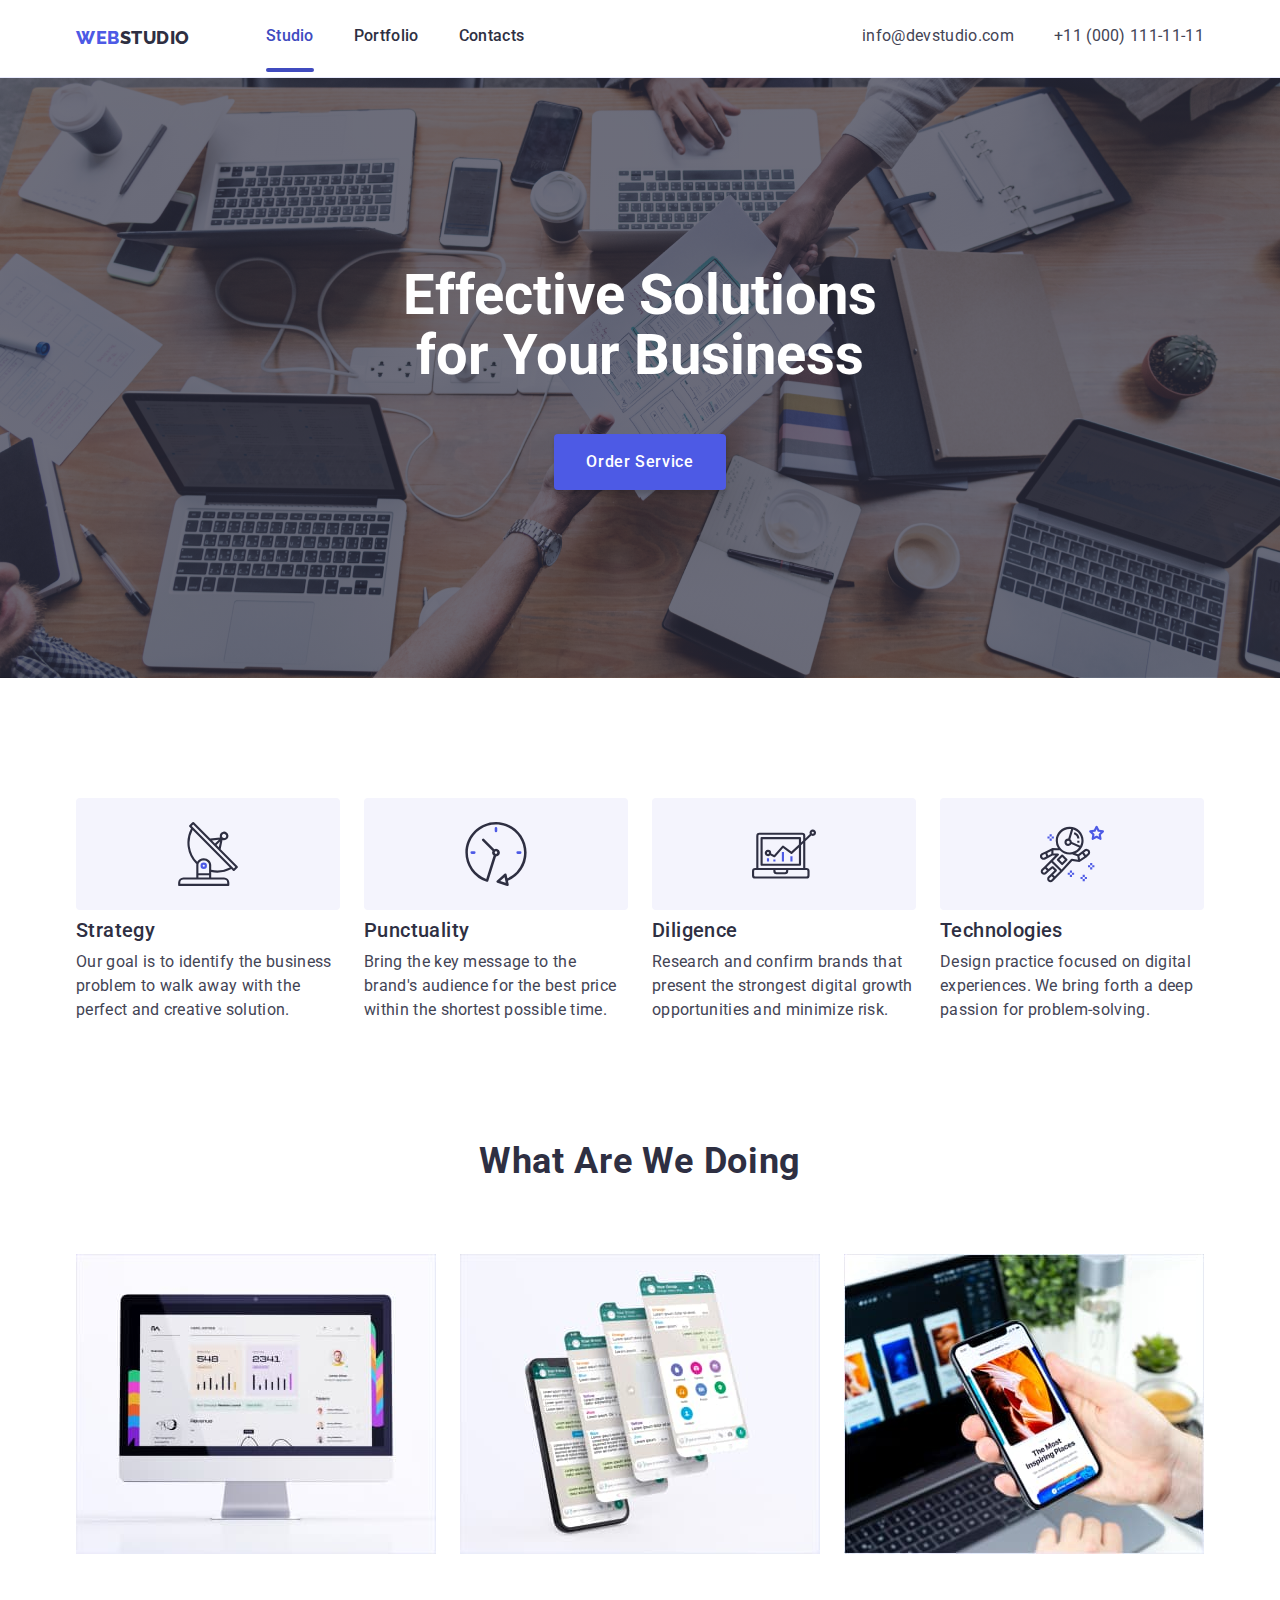
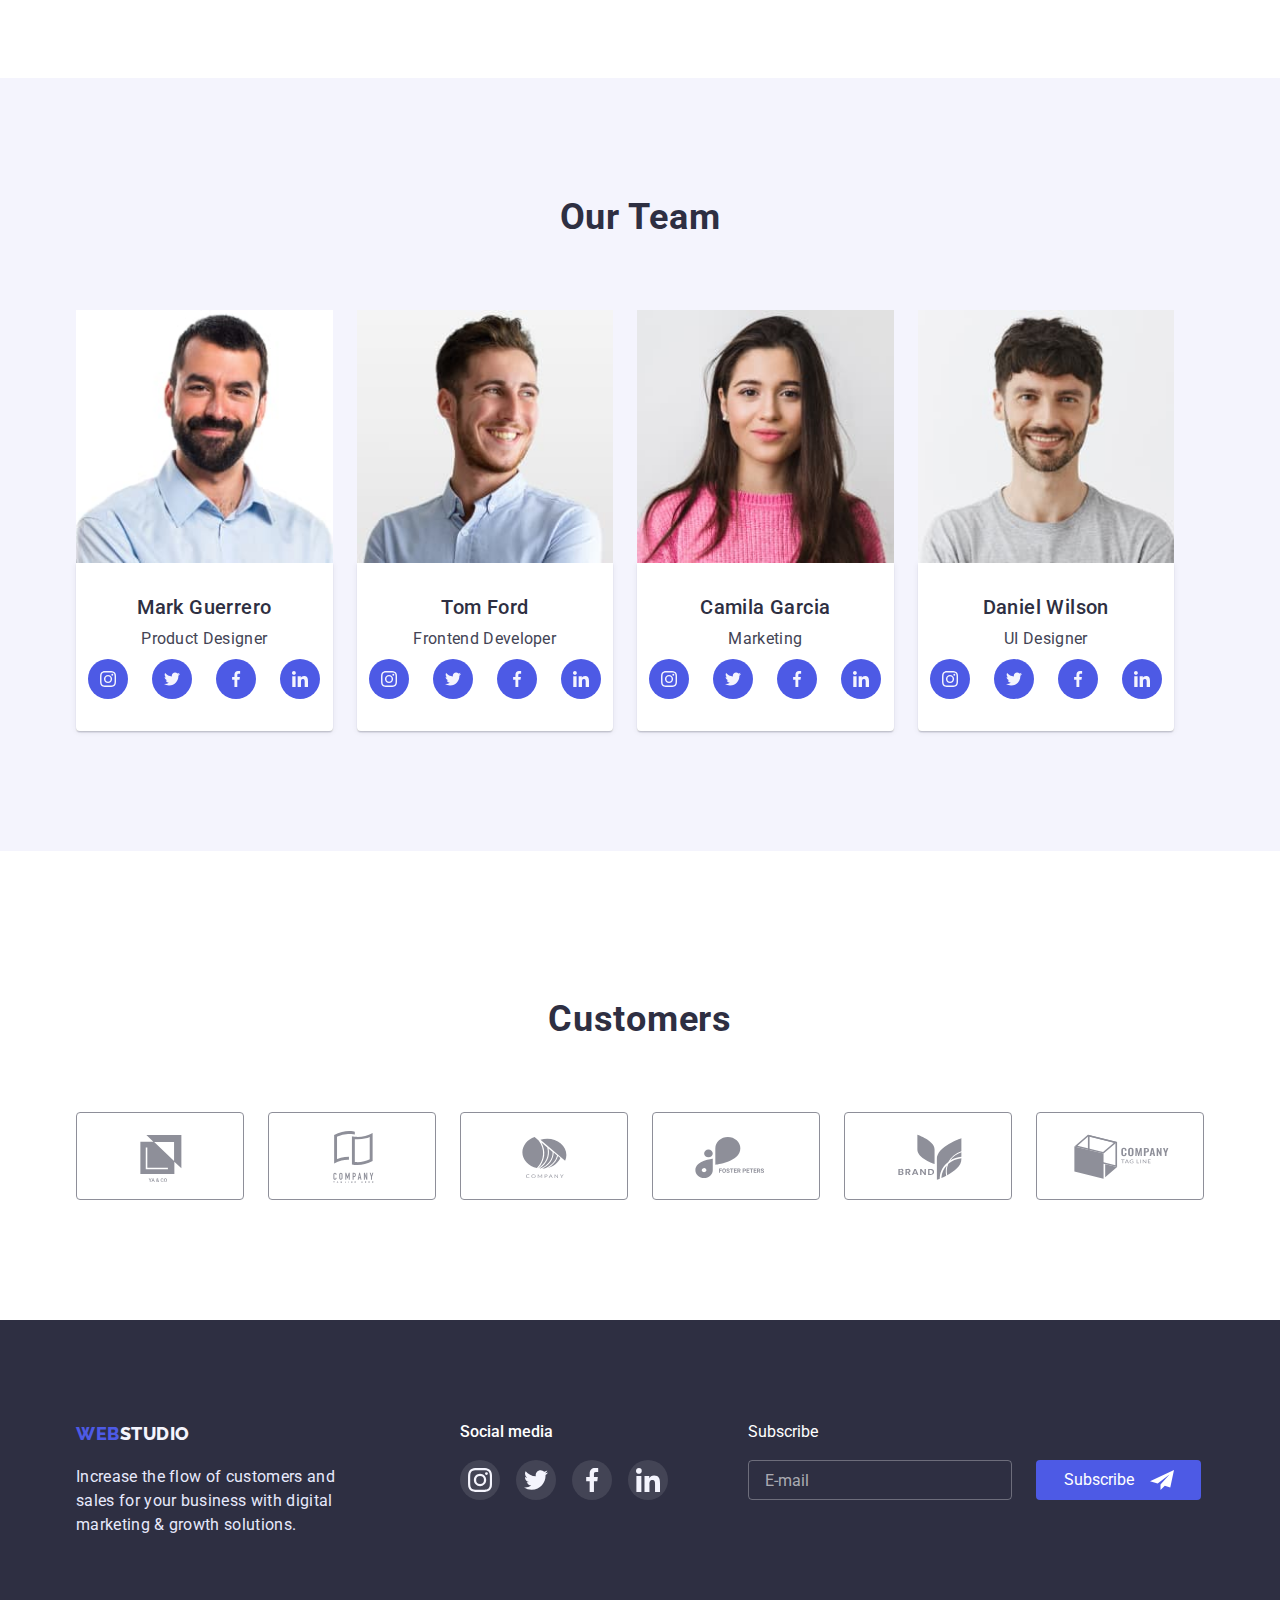
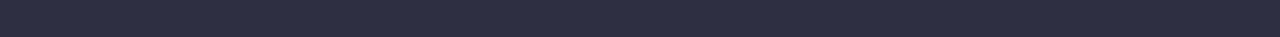
<file: index.html>
<!DOCTYPE html>
<html lang="en">
  <head>
    <title>WebStudio</title>
    <link rel="preconnect" href="https://fonts.googleapis.com" />
    <link rel="preconnect" href="https://fonts.gstatic.com" crossorigin />
    <link
      href="https://fonts.googleapis.com/css2?family=Raleway:wght@800&family=Roboto:wght@400;500;700;900&display=swap"
      rel="stylesheet"
    />
    <link
      rel="stylesheet"
      href="https://cdnjs.cloudflare.com/ajax/libs/modern-normalize/1.1.0/modern-normalize.min.css"
    />
    <link rel="stylesheet" href="css/styles.css" />
  </head>
  <body>
    <header class="page-header">
      <div class="container flex-container">
        <nav class="navigation">
          <a href="./index.html" class="header-logo link"
            >Web<span class="logo-dark">Studio</span></a
          >
          <ul class="list">
            <li>
              <a href="./index.html" class="navigation-link link current"
                >Studio</a
              >
            </li>
            <li>
              <a href="./portfolio.html" class="navigation-link link"
                >Portfolio</a
              >
            </li>
            <li>
              <a href="" class="navigation-link link">Contacts</a>
            </li>
          </ul>
        </nav>
        <address class="address">
          <ul class="list">
            <li>
              <a href="mailto:info@devstudio.com" class="address-email link"
                >info@devstudio.com</a
              >
            </li>
            <li>
              <a href="tel:+110001111111" class="address-phone-nr link"
                >+11 (000) 111-11-11</a
              >
            </li>
          </ul>
        </address>
      </div>
    </header>
    <main>
      <section class="hero">
        <div class="container hero-wrap">
          <h1 class="hero-header">Effective Solutions for Your Business</h1>
          <button type="button" class="button pointer" data-modal-open>
            Order Service
          </button>
        </div>
      </section>
      <section class="advantages section">
        <div class="container">
          <h2 class="advantages-header visually-hidden">Our Features</h2>
          <ul class="list advantages-list">
            <li>
              <div class="advantages-container">
                <svg class="advantages-icon" width="64" height="64">
                  <use
                    href="./images-icons/symbol-defs-opitmised.svg#icon-features-section-antena"
                  ></use>
                </svg>
              </div>
              <h3 class="advantages-item">Strategy</h3>
              <p class="advantages-text">
                Our goal is to identify the business problem to walk away with
                the perfect and creative solution.
              </p>
            </li>
            <li>
              <div class="advantages-container">
                <svg class="advantages-icon" width="64" height="64">
                  <use
                    href="./images-icons/symbol-defs-opitmised.svg#icon-features-section-clock"
                  ></use>
                </svg>
              </div>
              <h3 class="advantages-item">Punctuality</h3>
              <p class="advantages-text">
                Bring the key message to the brand's audience for the best price
                within the shortest possible time.
              </p>
            </li>
            <li>
              <div class="advantages-container">
                <svg class="advantages-icon" width="64" height="64">
                  <use
                    href="./images-icons/symbol-defs-opitmised.svg#icon-features-section-diagram"
                  ></use>
                </svg>
              </div>
              <h3 class="advantages-item">Diligence</h3>
              <p class="advantages-text">
                Research and confirm brands that present the strongest digital
                growth opportunities and minimize risk.
              </p>
            </li>
            <li>
              <div class="advantages-container">
                <svg class="advantages-icon" width="64" height="64">
                  <use
                    href="./images-icons/symbol-defs-opitmised.svg#icon-feautures-section-astronaut"
                  ></use>
                </svg>
              </div>
              <h3 class="advantages-item">Technologies</h3>
              <p class="advantages-text">
                Design practice focused on digital experiences. We bring forth a
                deep passion for problem-solving.
              </p>
            </li>
          </ul>
        </div>
      </section>
      <section class="what-we-do section no-top-padding">
        <div class="container">
          <h2 class="what-we-do-header">What are we doing</h2>
          <ul class="list">
            <li>
              <img src="./images/image-of-imac.jpg" alt="iMac" width="360" />
            </li>
            <li>
              <img
                src="./images/image-of-pages.jpg"
                alt="pages of an app"
                width="360"
              />
            </li>
            <li>
              <img
                src="./images/image-of-iphone.jpg"
                alt="iphone"
                width="360"
              />
            </li>
          </ul>
        </div>
      </section>
      <section class="team section">
        <div class="container">
          <h2 class="team-header">Our Team</h2>
          <ul class="list">
            <li class="team-card">
              <img
                class="no-gap"
                src="./images/product-designer.jpg"
                alt="Product Designer"
                width="264"
              />
              <div class="team-card-wrap">
                <h3 class="team-item">Mark Guerrero</h3>
                <p class="team-text">Product Designer</p>
                <ul class="list team-social-media">
                  <li class="team-social-media-item">
                    <a href="" class="team-social-media-link link">
                      <svg
                        class="team-social-media-icon"
                        width="16"
                        height="16"
                      >
                        <use
                          href="./images-icons/symbol-defs-opitmised.svg#icon-icon-instagram"
                        ></use>
                      </svg>
                    </a>
                  </li>
                  <li class="team-social-media-item">
                    <a href="" class="team-social-media-link link">
                      <svg
                        class="team-social-media-icon"
                        width="16"
                        height="16"
                      >
                        <use
                          href="./images-icons/symbol-defs-opitmised.svg#icon-icon-twitter"
                        ></use>
                      </svg>
                    </a>
                  </li>
                  <li class="team-social-media-item">
                    <a href="" class="team-social-media-link link">
                      <svg
                        class="team-social-media-icon"
                        width="16"
                        height="16"
                      >
                        <use
                          href="./images-icons/symbol-defs-opitmised.svg#icon-icon-facebook"
                        ></use>
                      </svg>
                    </a>
                  </li>
                  <li class="team-social-media-item">
                    <a href="" class="team-social-media-link link">
                      <svg
                        class="team-social-media-icon"
                        width="16"
                        height="16"
                      >
                        <use
                          href="./images-icons/symbol-defs-opitmised.svg#icon-icon-linkedin"
                        ></use>
                      </svg>
                    </a>
                  </li>
                </ul>
              </div>
            </li>
            <li class="team-card">
              <img
                class="no-gap"
                src="./images/frontend-developer.jpg"
                alt="Frontend Developer"
                width="264"
              />
              <div class="team-card-wrap">
                <h3 class="team-item">Tom Ford</h3>
                <p class="team-text">Frontend Developer</p>
                <ul class="list team-social-media">
                  <li class="team-social-media-item">
                    <a href="" class="team-social-media-link link">
                      <svg
                        class="team-social-media-icon"
                        width="16"
                        height="16"
                      >
                        <use
                          href="./images-icons/symbol-defs-opitmised.svg#icon-icon-instagram"
                        ></use>
                      </svg>
                    </a>
                  </li>
                  <li class="team-social-media-item">
                    <a href="" class="team-social-media-link link">
                      <svg
                        class="team-social-media-icon"
                        width="16"
                        height="16"
                      >
                        <use
                          href="./images-icons/symbol-defs-opitmised.svg#icon-icon-twitter"
                        ></use>
                      </svg>
                    </a>
                  </li>
                  <li class="team-social-media-item">
                    <a href="" class="team-social-media-link link">
                      <svg
                        class="team-social-media-icon"
                        width="16"
                        height="16"
                      >
                        <use
                          href="./images-icons/symbol-defs-opitmised.svg#icon-icon-facebook"
                        ></use>
                      </svg>
                    </a>
                  </li>
                  <li class="team-social-media-item">
                    <a href="" class="team-social-media-link link">
                      <svg
                        class="team-social-media-icon"
                        width="16"
                        height="16"
                      >
                        <use
                          href="./images-icons/symbol-defs-opitmised.svg#icon-icon-linkedin"
                        ></use>
                      </svg>
                    </a>
                  </li>
                </ul>
              </div>
            </li>
            <li class="team-card">
              <img
                class="no-gap"
                src="./images/marketing.jpg"
                alt="Marketing"
                width="264"
              />
              <div class="team-card-wrap">
                <h3 class="team-item">Camila Garcia</h3>
                <p class="team-text">Marketing</p>
                <ul class="list team-social-media">
                  <li class="team-social-media-item">
                    <a href="" class="team-social-media-link link">
                      <svg
                        class="team-social-media-icon"
                        width="16"
                        height="16"
                      >
                        <use
                          href="./images-icons/symbol-defs-opitmised.svg#icon-icon-instagram"
                        ></use>
                      </svg>
                    </a>
                  </li>
                  <li class="team-social-media-item">
                    <a href="" class="team-social-media-link link">
                      <svg
                        class="team-social-media-icon"
                        width="16"
                        height="16"
                      >
                        <use
                          href="./images-icons/symbol-defs-opitmised.svg#icon-icon-twitter"
                        ></use>
                      </svg>
                    </a>
                  </li>
                  <li class="team-social-media-item">
                    <a href="" class="team-social-media-link link">
                      <svg
                        class="team-social-media-icon"
                        width="16"
                        height="16"
                      >
                        <use
                          href="./images-icons/symbol-defs-opitmised.svg#icon-icon-facebook"
                        ></use>
                      </svg>
                    </a>
                  </li>
                  <li class="team-social-media-item">
                    <a href="" class="team-social-media-link link">
                      <svg
                        class="team-social-media-icon"
                        width="16"
                        height="16"
                      >
                        <use
                          href="./images-icons/symbol-defs-opitmised.svg#icon-icon-linkedin"
                        ></use>
                      </svg>
                    </a>
                  </li>
                </ul>
              </div>
            </li>
            <li class="team-card">
              <img
                class="no-gap"
                src="./images/ui-designer.jpg"
                alt="UI Designer"
                width="264"
              />
              <div class="team-card-wrap">
                <h3 class="team-item">Daniel Wilson</h3>
                <p class="team-text">UI Designer</p>
                <ul class="list team-social-media">
                  <li class="team-social-media-item">
                    <a href="" class="team-social-media-link link">
                      <svg
                        class="team-social-media-icon"
                        width="16"
                        height="16"
                      >
                        <use
                          href="./images-icons/symbol-defs-opitmised.svg#icon-icon-instagram"
                        ></use>
                      </svg>
                    </a>
                  </li>
                  <li class="team-social-media-item">
                    <a href="" class="team-social-media-link link">
                      <svg
                        class="team-social-media-icon"
                        width="16"
                        height="16"
                      >
                        <use
                          href="./images-icons/symbol-defs-opitmised.svg#icon-icon-twitter"
                        ></use>
                      </svg>
                    </a>
                  </li>
                  <li class="team-social-media-item">
                    <a href="" class="team-social-media-link link">
                      <svg
                        class="team-social-media-icon"
                        width="16"
                        height="16"
                      >
                        <use
                          href="./images-icons/symbol-defs-opitmised.svg#icon-icon-facebook"
                        ></use>
                      </svg>
                    </a>
                  </li>
                  <li class="team-social-media-item">
                    <a href="" class="team-social-media-link link">
                      <svg
                        class="team-social-media-icon"
                        width="16"
                        height="16"
                      >
                        <use
                          href="./images-icons/symbol-defs-opitmised.svg#icon-icon-linkedin"
                        ></use>
                      </svg>
                    </a>
                  </li>
                </ul>
              </div>
            </li>
          </ul>
        </div>
      </section>
      <section class="clients section">
        <div class="container">
          <h2 class="clients-header">Customers</h2>
          <ul class="clients-list list">
            <li class="clients-item">
              <a href="" class="clients-link">
                <svg class="clients-logo" width="104" height="56">
                  <use
                    href="./images-icons/symbol-defs-opitmised.svg#icon-customer-section-logo-yaco"
                  ></use>
                </svg>
              </a>
            </li>
            <li class="clients-item">
              <a href="" class="clients-link">
                <svg class="clients-logo" width="104" height="56">
                  <use
                    href="./images-icons/symbol-defs-opitmised.svg#icon-customer-section-logo-company-tagline"
                  ></use>
                </svg>
              </a>
            </li>
            <li class="clients-item">
              <a href="" class="clients-link">
                <svg class="clients-logo" width="104" height="56">
                  <use
                    href="./images-icons/symbol-defs-opitmised.svg#icon-customer-section-logo-company"
                  ></use>
                </svg>
              </a>
            </li>
            <li class="clients-item">
              <a href="" class="clients-link">
                <svg class="clients-logo" width="104" height="56">
                  <use
                    href="./images-icons/symbol-defs-opitmised.svg#icon-customer-section-logo-foster-peters"
                  ></use>
                </svg>
              </a>
            </li>
            <li class="clients-item">
              <a href="" class="clients-link">
                <svg class="clients-logo" width="104" height="56">
                  <use
                    href="./images-icons/symbol-defs-opitmised.svg#icon-customer-section-logo-brand"
                  ></use>
                </svg>
              </a>
            </li>
            <li class="clients-item">
              <a href="" class="clients-link">
                <svg class="clients-logo" width="104" height="56">
                  <use
                    href="./images-icons/symbol-defs-opitmised.svg#icon-customer-section-logo-company-tag"
                  ></use>
                </svg>
              </a>
            </li>
          </ul>
        </div>
      </section>
    </main>
    <footer class="footer">
      <div class="container">
        <div class="logo-wrap">
          <a href="./index.html" class="footer-logo link"
            >Web<span class="logo-bright">Studio</span></a
          >
          <p class="footer-text">
            Increase the flow of customers and sales for your business with
            digital marketing & growth solutions.
          </p>
        </div>
        <div class="social-media-footer">
          <p class="social-media-footer-header">Social media</p>
          <ul class="social-media-list-footer list">
            <li class="social-media-footer-item">
              <a href="" class="social-media-footer-link link">
                <svg class="social-media-footer-icon" width="24" height="24">
                  <use
                    href="./images-icons/symbol-defs-opitmised.svg#icon-icon-instagram"
                  ></use>
                </svg>
              </a>
            </li>
            <li class="social-media-footer-item">
              <a href="" class="social-media-footer-link link">
                <svg class="social-media-footer-icon" width="24" height="24">
                  <use
                    href="./images-icons/symbol-defs-opitmised.svg#icon-icon-twitter"
                  ></use>
                </svg>
              </a>
            </li>
            <li class="social-media-footer-item">
              <a href="" class="social-media-footer-link link">
                <svg class="social-media-footer-icon" width="24" height="24">
                  <use
                    href="./images-icons/symbol-defs-opitmised.svg#icon-icon-facebook"
                  ></use>
                </svg>
              </a>
            </li>
            <li class="social-media-footer-item">
              <a href="" class="social-media-footer-link link">
                <svg class="social-media-footer-icon" width="24" height="24">
                  <use
                    href="./images-icons/symbol-defs-opitmised.svg#icon-icon-linkedin"
                  ></use>
                </svg>
              </a>
            </li>
          </ul>
        </div>
        <div class="subscribe-footer">
          <p class="subscribe-text">Subscribe</p>
          <form class="subscribe-form">
            <input class="subscribe-input" type="text" placeholder="E-mail" />
          <button class="subscribe-button pointer" type="submit">
            <span class="subscribe-button-text">Subscribe
            <svg class="subscribe-icon" width="24" height="24">
              <use
                href="./images-icons/symbol-defs-opitmised.svg#icon-subscribe-icon"
              ></use>
            </svg>
            </span> 
          </button>
          </form>
        </div>
      </div>
    </footer>
    <div class="backdrop is-hidden" data-modal>
      <div class="modal">
        <button
          type="button"
          class="modal-close-button pointer"
          data-modal-close
        >
          <svg class="modal-close-icon" width="8" height="8">
            <use
              href="./images-icons/symbol-defs-opitmised.svg#icon-close-cross-black"
            ></use>
          </svg>
        </button>
        <h2 class="modal-header">
          Leave your contacts and we will call you back
        </h2>
        <form action="">
          <label class="input-label" for="name">Name</label>
          <div class="input-wrap">
            <input
              class="modal-input"
              type="text"
              name="name"
              id="name"
              required
            />
            <svg class="modal-icon" width="18" height="18">
              <use
                href="./images-icons/symbol-defs-opitmised.svg#icon-person"
              ></use>
            </svg>
          </div>
          <label class="input-label" for="phone"
            >Phone<label></label>
            <div class="input-wrap">
              <input
                class="modal-input"
                type="tel"
                name="phone"
                id="phone"
                required
              />
              <svg class="modal-icon" width="18" height="24">
                <use
                  href="./images-icons/symbol-defs-opitmised.svg#icon-phone"
                ></use>
              </svg>
            </div>
            <label for="email" class="input-label">Email</label>
            <div class="input-wrap">
              <input class="modal-input" type="text" name="email" id="email" required />
              <svg class="modal-icon" width="18" height="24">
                <use href="./images-icons/symbol-defs-opitmised.svg#icon-email"></use>
              </svg>
            </div>
          <label class="input-label" for="comment">Comment</label>
            <textarea
              class="modal-text-area"
              name="comment" 
              id="comment"
              placeholder="Text input"
            ></textarea>
          <div class="policy-wrap">
            <input
              class="input-check-box visually-hidden"
              type="checkbox"
              id="policy"
              name="policy"
              value="true"
            />
            <label class="policy-text" for="policy"
              >I accept the terms and conditions of the
              <b class="policy-text-focus pointer"> Privacy Policy</b></label
            >
          </div>
          <div class="button-wrap">
            <button class="submit-modal button pointer" type="Submit">
              Send
            </button>
          </div>
        </form>
      </div>
    </div>
    <script src="./js/modal.js"></script>
  </body>
</html>
</file>
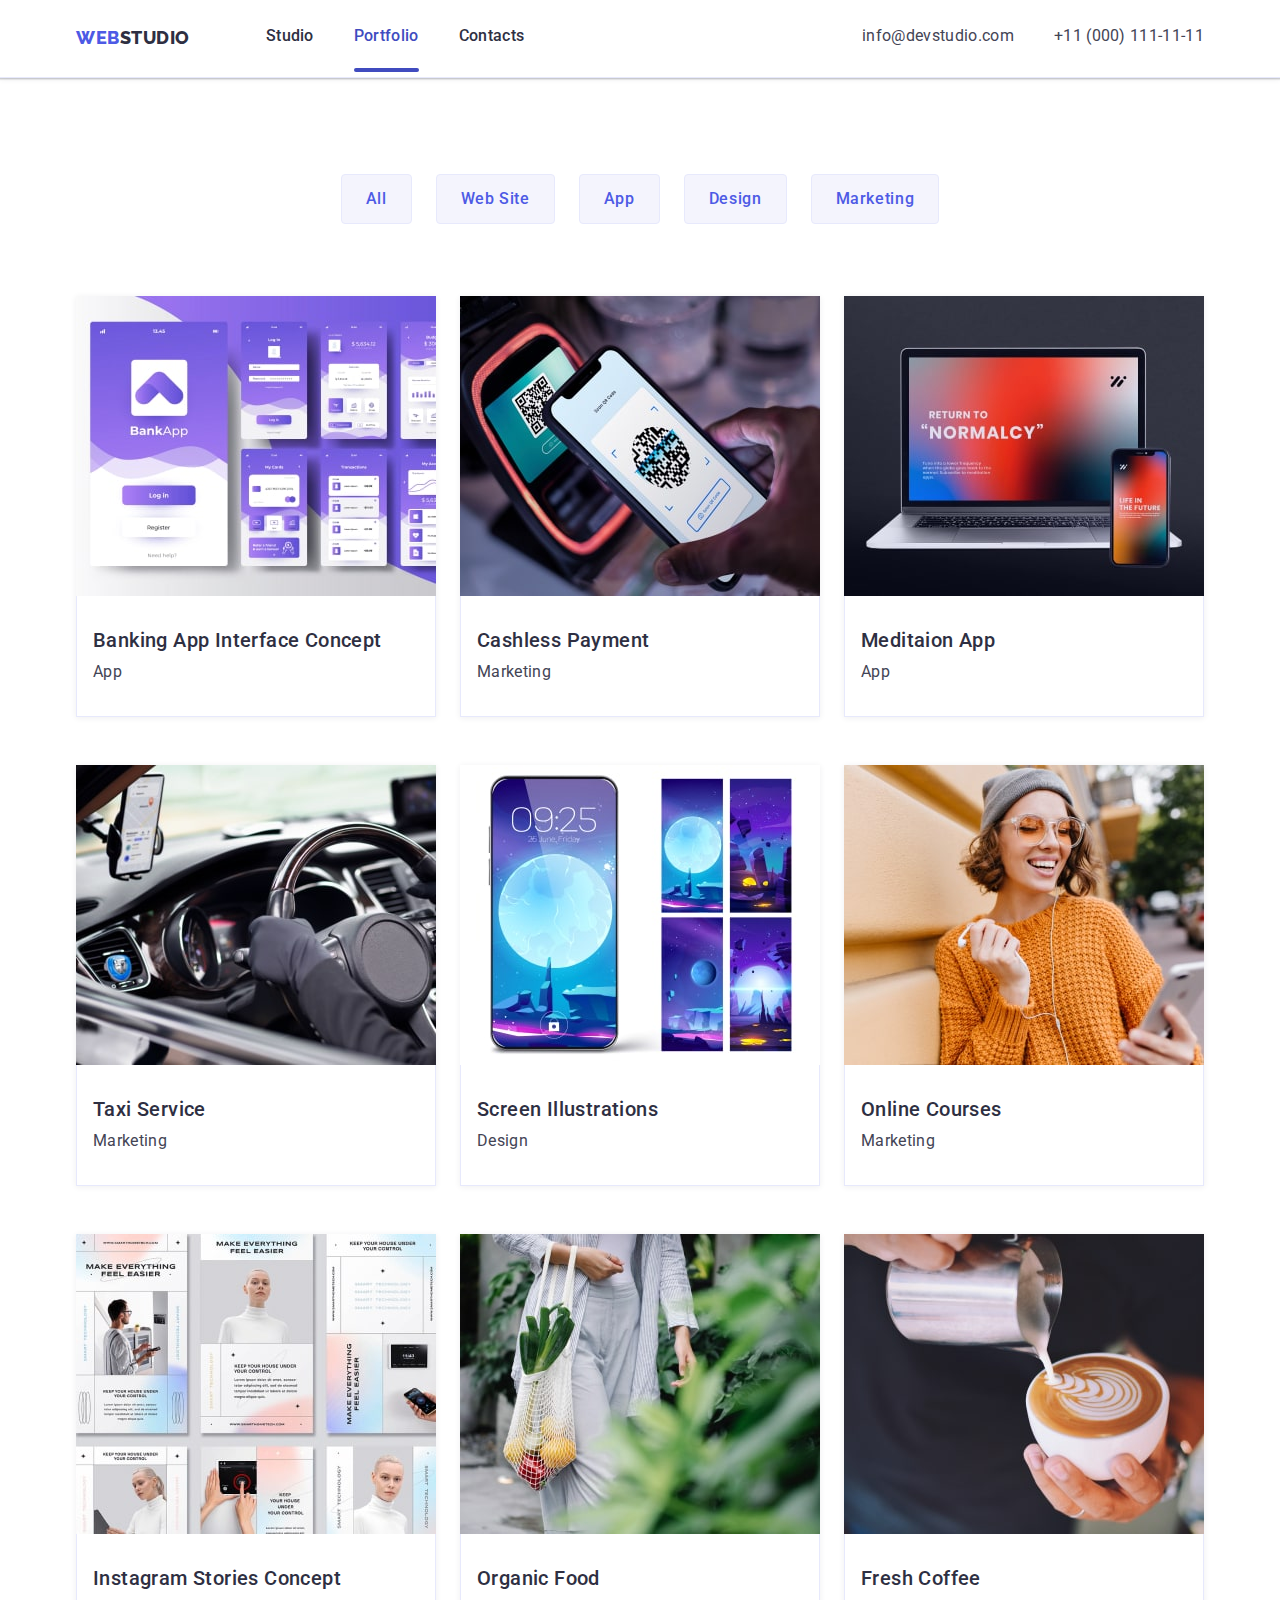
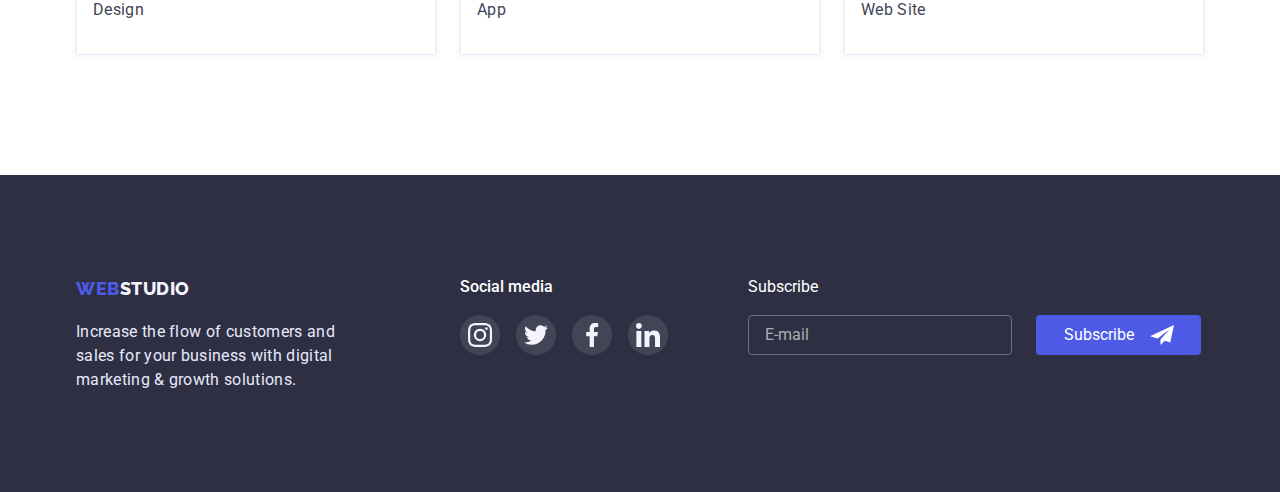
<file: portfolio.html>
<!DOCTYPE html>
<html lang="en">
  <head>
    <title>WebStudio</title>
    <link rel="preconnect" href="https://fonts.googleapis.com" />
    <link rel="preconnect" href="https://fonts.gstatic.com" crossorigin />
    <link
      href="https://fonts.googleapis.com/css2?family=Raleway:wght@800&family=Roboto:wght@400;500;700;900&display=swap"
      rel="stylesheet"
    />
    <link
      rel="stylesheet"
      href="https://cdnjs.cloudflare.com/ajax/libs/modern-normalize/1.1.0/modern-normalize.min.css"
    />
    <link rel="stylesheet" href="css/styles.css" />
  </head>
  <body>
    <header class="page-header">
      <div class="container flex-container">
        <nav class="navigation">
          <a href="./index.html" class="header-logo link"
            >Web<span class="logo-dark">Studio</span></a
          >
          <ul class="list">
            <li>
              <a href="./index.html" class="navigation-link link">Studio</a>
            </li>
            <li>
              <a href="./portfolio.html" class="navigation-link link current"
                >Portfolio</a
              >
            </li>
            <li>
              <a href="" class="navigation-link link">Contacts</a>
            </li>
          </ul>
        </nav>
        <address class="address">
          <ul class="list">
            <li>
              <a href="mailto:info@devstudio.com" class="address-email link"
                >info@devstudio.com</a
              >
            </li>
            <li>
              <a href="tel:+110001111111" class="address-phone-nr link"
                >+11 (000) 111-11-11</a
              >
            </li>
          </ul>
        </address>
      </div>
    </header>
    <main>
      <section class="section portfolio">
        <div class="container">
          <h1 class="visually-hidden">Portfolio</h1>
          <!-- Filter Buttons -->
          <ul class="list filter-list">
            <li>
              <button type="button" class="button-filter pointer">All</button>
            </li>
            <li>
              <button type="button" class="button-filter pointer">
                Web Site
              </button>
            </li>
            <li>
              <button type="button" class="button-filter pointer">App</button>
            </li>
            <li>
              <button type="button" class="button-filter pointer">
                Design
              </button>
            </li>
            <li>
              <button type="button" class="button-filter pointer">
                Marketing
              </button>
            </li>
          </ul>
          <!-- Cards -->
          <ul class="list">
            <li class="portfolio-card">
              <a href="" class="link portfolio-card-link">
                <div class="portfolio-overlay-wrap">
                  <img
                    class="no-gap"
                    src="./images-portfolio/banking.jpeg"
                    alt="Banking App Interface Concept"
                    width="360"
                    height="300"
                  />
                  <div class="portfolio-overlay">
                    <p class="portfolio-overlay-text">
                      14 Stylish and User-Friendly App Design Concepts · Task
                      Manager App · Calorie Tracker App · Exotic Fruit Ecommerce
                      App · Cloud Storage App
                    </p>
                  </div>
                </div>
                <div class="portfolio-card-wrap">
                  <h2 class="portfolio-card-header">
                    Banking App Interface Concept
                  </h2>
                  <p class="portfolio-card-text">App</p>
                </div>
              </a>
            </li>
            <li class="portfolio-card">
              <a href="" class="link portfolio-card-link">
                <div class="portfolio-overlay-wrap">
                  <img
                    class="no-gap"
                    src="./images-portfolio/cashless.jpeg"
                    alt="Cashless Payment"
                    width="360"
                    height="300"
                  />
                  <div class="portfolio-overlay">
                    <p class="portfolio-overlay-text">
                      14 Stylish and User-Friendly App Design Concepts · Task
                      Manager App · Calorie Tracker App · Exotic Fruit Ecommerce
                      App · Cloud Storage App
                    </p>
                  </div>
                </div>
                <div class="portfolio-card-wrap">
                  <h2 class="portfolio-card-header">Cashless Payment</h2>
                  <p class="portfolio-card-text">Marketing</p>
                </div>
              </a>
            </li>
            <li class="portfolio-card">
              <a href="" class="link portfolio-card-link">
                <div class="portfolio-overlay-wrap">
                  <img
                    class="no-gap"
                    src="./images-portfolio/meditation.jpeg"
                    alt="Meditaion App"
                    width="360"
                    height="300"
                  />
                  <div class="portfolio-overlay">
                    <p class="portfolio-overlay-text">
                      14 Stylish and User-Friendly App Design Concepts · Task
                      Manager App · Calorie Tracker App · Exotic Fruit Ecommerce
                      App · Cloud Storage App
                    </p>
                  </div>
                </div>
                <div class="portfolio-card-wrap">
                  <h2 class="portfolio-card-header">Meditaion App</h2>
                  <p class="portfolio-card-text">App</p>
                </div>
              </a>
            </li>
            <li class="portfolio-card">
              <a href="" class="link portfolio-card-link">
                <div class="portfolio-overlay-wrap">
                  <img
                    class="no-gap"
                    src="./images-portfolio/taxi-service.jpeg"
                    alt="Taxi Service"
                    width="360"
                    height="300"
                  />
                  <div class="portfolio-overlay">
                    <p class="portfolio-overlay-text">
                      14 Stylish and User-Friendly App Design Concepts · Task
                      Manager App · Calorie Tracker App · Exotic Fruit Ecommerce
                      App · Cloud Storage App
                    </p>
                  </div>
                </div>
                <div class="portfolio-card-wrap">
                  <h2 class="portfolio-card-header">Taxi Service</h2>
                  <p class="portfolio-card-text">Marketing</p>
                </div>
              </a>
            </li>
            <li class="portfolio-card">
              <a href="" class="link portfolio-card-link">
                <div class="portfolio-overlay-wrap">
                  <img
                    class="no-gap"
                    src="./images-portfolio/screen.jpeg"
                    alt="Screen Illustrations"
                    width="360"
                    height="300"
                  />
                  <div class="portfolio-overlay">
                    <p class="portfolio-overlay-text">
                      14 Stylish and User-Friendly App Design Concepts · Task
                      Manager App · Calorie Tracker App · Exotic Fruit Ecommerce
                      App · Cloud Storage App
                    </p>
                  </div>
                </div>
                <div class="portfolio-card-wrap">
                  <h2 class="portfolio-card-header">Screen Illustrations</h2>
                  <p class="portfolio-card-text">Design</p>
                </div>
              </a>
            </li>
            <li class="portfolio-card">
              <a href="" class="link portfolio-card-link">
                <div class="portfolio-overlay-wrap">
                  <img
                    class="no-gap"
                    src="./images-portfolio/online-courses.jpeg"
                    alt="Online Courses"
                    width="360"
                    height="300"
                  />
                  <div class="portfolio-overlay">
                    <p class="portfolio-overlay-text">
                      14 Stylish and User-Friendly App Design Concepts · Task
                      Manager App · Calorie Tracker App · Exotic Fruit Ecommerce
                      App · Cloud Storage App
                    </p>
                  </div>
                </div>
                <div class="portfolio-card-wrap">
                  <h2 class="portfolio-card-header">Online Courses</h2>
                  <p class="portfolio-card-text">Marketing</p>
                </div>
              </a>
            </li>
            <li class="portfolio-card">
              <a href="" class="link portfolio-card-link">
                <div class="portfolio-overlay-wrap">
                  <img
                    class="no-gap"
                    src="./images-portfolio/instagram-stories.jpeg"
                    alt="Instagram Stories Concept"
                    width="360"
                    height="300"
                  />
                  <div class="portfolio-overlay">
                    <p class="portfolio-overlay-text">
                      14 Stylish and User-Friendly App Design Concepts · Task
                      Manager App · Calorie Tracker App · Exotic Fruit Ecommerce
                      App · Cloud Storage App
                    </p>
                  </div>
                </div>
                <div class="portfolio-card-wrap">
                  <h2 class="portfolio-card-header">
                    Instagram Stories Concept
                  </h2>
                  <p class="portfolio-card-text">Design</p>
                </div>
              </a>
            </li>
            <li class="portfolio-card">
              <a href="" class="link portfolio-card-link">
                <div class="portfolio-overlay-wrap">
                  <img
                    class="no-gap"
                    src="./images-portfolio/organic-food.jpeg"
                    alt="Organic Food"
                    width="360"
                    height="300"
                  />
                  <div class="portfolio-overlay">
                    <p class="portfolio-overlay-text">
                      14 Stylish and User-Friendly App Design Concepts · Task
                      Manager App · Calorie Tracker App · Exotic Fruit Ecommerce
                      App · Cloud Storage App
                    </p>
                  </div>
                </div>
                <div class="portfolio-card-wrap">
                  <h2 class="portfolio-card-header">Organic Food</h2>
                  <p class="portfolio-card-text">App</p>
                </div>
              </a>
            </li>
            <li class="portfolio-card">
              <a href="" class="link portfolio-card-link">
                <div class="portfolio-overlay-wrap">
                  <img
                    class="no-gap"
                    src="./images-portfolio/fresh-coffee.jpeg"
                    alt="Organic Food"
                    width="360"
                    height="300"
                  />
                  <div class="portfolio-overlay">
                    <p class="portfolio-overlay-text">
                      14 Stylish and User-Friendly App Design Concepts · Task
                      Manager App · Calorie Tracker App · Exotic Fruit Ecommerce
                      App · Cloud Storage App
                    </p>
                  </div>
                </div>
                <div class="portfolio-card-wrap">
                  <h2 class="portfolio-card-header">Fresh Coffee</h2>
                  <p class="portfolio-card-text">Web Site</p>
                </div>
              </a>
            </li>
          </ul>
        </div>
      </section>
    </main>
    <footer class="footer">
      <div class="container">
        <div class="logo-wrap">
          <a href="./index.html" class="footer-logo link"
            >Web<span class="logo-bright">Studio</span></a
          >
          <p class="footer-text">
            Increase the flow of customers and sales for your business with
            digital marketing & growth solutions.
          </p>
        </div>
        <div class="social-media-footer">
          <p class="social-media-footer-header">Social media</p>
          <ul class="social-media-list-footer list">
            <li class="social-media-footer-item">
              <a href="" class="social-media-footer-link link">
                <svg class="social-media-footer-icon" width="24" height="24">
                  <use
                    href="./images-icons/symbol-defs-opitmised.svg#icon-icon-instagram"
                  ></use>
                </svg>
              </a>
            </li>
            <li class="social-media-footer-item">
              <a href="" class="social-media-footer-link link">
                <svg class="social-media-footer-icon" width="24" height="24">
                  <use
                    href="./images-icons/symbol-defs-opitmised.svg#icon-icon-twitter"
                  ></use>
                </svg>
              </a>
            </li>
            <li class="social-media-footer-item">
              <a href="" class="social-media-footer-link link">
                <svg class="social-media-footer-icon" width="24" height="24">
                  <use
                    href="./images-icons/symbol-defs-opitmised.svg#icon-icon-facebook"
                  ></use>
                </svg>
              </a>
            </li>
            <li class="social-media-footer-item">
              <a href="" class="social-media-footer-link link">
                <svg class="social-media-footer-icon" width="24" height="24">
                  <use
                    href="./images-icons/symbol-defs-opitmised.svg#icon-icon-linkedin"
                  ></use>
                </svg>
              </a>
            </li>
          </ul>
        </div>
        <div class="subscribe-footer">
          <p class="subscribe-text">Subscribe</p>
          <form class="subscribe-form">
            <input class="subscribe-input" type="text" placeholder="E-mail" />
            <button class="subscribe-button pointer" type="submit">
              <span class="subscribe-button-text"
                >Subscribe
                <svg class="subscribe-icon" width="24" height="24">
                  <use
                    href="./images-icons/symbol-defs-opitmised.svg#icon-subscribe-icon"
                  ></use>
                </svg>
              </span>
            </button>
          </form>
        </div>
      </div>
    </footer>
  </body>
</html>
</file>
<file: css/styles.css>
/*------------------COLORS and TIMING---------------------- */
/* --what used for - name in a layout */

:root {
  --primary-brand-iris: #4d5ae5;

  --btn-active-ocean: #404bbf;

  --dark-headings-navy: #2e2f42;

  --body-text-slate: #434455;

  --white: #ffffff;

  --light-background-cloud: #f4f4fd;

  --accent-color-background-cornflower: #e7e9fc;

  --logo-light-slate: #8e8f99;

  --footer-icons-hover-green: #31d0aa;

  --timing-function: cubic-bezier(0.4, 0, 0.2, 1);

  --transition-duration: 250ms;
}

body {
  font-family: 'Roboto', sans-serif;
  color: var(--body-text-slate);
}

.link {
  text-decoration: none;
}
.list {
  list-style: none;
  padding: 0;
  margin: 0;
}
.pointer {
  cursor: pointer;
}

.section {
  padding-top: 120px;
  padding-bottom: 120px;
}
.section.no-top-padding {
  padding-top: 0;
}
.section.portfolio {
  padding-top: 96px;
}

.visually-hidden {
  position: absolute;
  white-space: nowrap;
  width: 1px;
  height: 1px;
  overflow: hidden;
  border: 0;
  padding: 0;
  clip: rect(0 0 0 0);
  clip-path: inset(50%);
  margin: -1px;
}
/* image no gap */
.no-gap {
  display: block;
  max-width: 100%;
  height: auto;
}

.container {
  margin-left: auto;
  margin-right: auto;
  padding-right: 15px;
  padding-left: 15px;
  width: 1158px;
}
.flex-container {
  display: flex;
}

.is-hidden {
  opacity: 0;
  visibility: none;
  pointer-events: none;
}

.button {
  font-family: inherit;
  background-color: var(--primary-brand-iris);
  color: var(--white);
  font-weight: 500;
  font-size: 16px;
  line-height: 1.5;
  border: none;
  letter-spacing: 0.04em;
  padding: 16px 32px;
  min-width: 169px;
  box-shadow: 0px 4px 4px rgba(0, 0, 0, 0.15);
  border-radius: 4px;

  transition-property: background-color;
  transition-duration: var(--transition-duration);
  transition-timing-function: var(--timing-function);
}
.button:hover,
.button:focus {
  background-color: var(--btn-active-ocean);
  border: none;
}

/*------------------HEADER---------------------- */

.page-header {
  border-bottom: 1px solid var(--accent-color-background-cornflower);
  box-shadow: 0px 2px 1px rgba(46, 47, 66, 0.08),
    0px 1px 1px rgba(46, 47, 66, 0.16), 0px 1px 6px rgba(46, 47, 66, 0.08);
}
.header-logo {
  font-family: 'Raleway', sans-serif;
  font-style: normal;
  font-weight: 800;
  font-size: 18px;
  line-height: 1.6;
  letter-spacing: 0.03em;
  text-transform: uppercase;
  color: var(--primary-brand-iris);

  display: block;
  padding: 24px 0;

  margin-right: 76px;
}

.logo-dark {
  color: var(--dark-headings-navy);
}

.navigation {
  display: flex;
}
.navigation .list {
  display: flex;
  gap: 40px;
}

.navigation-link {
  font-weight: 500;
  font-size: 16px;
  line-height: 1.5;
  letter-spacing: 0.02em;
  color: var(--dark-headings-navy);
  position: relative;

  display: block;
  padding: 24px 0;

  transition-property: color;
  transition-duration: var(--transition-duration);
  transition-timing-function: var(--timing-function);
}
.navigation-link:hover,
.navigation-link:focus {
  color: var(--btn-active-ocean);
}

.current {
  color: var(--btn-active-ocean);
}

.current::after {
  content: '';
  position: absolute;
  left: 0;
  bottom: 0;
  width: 100%;
  height: 4px;

  border-radius: 2px;
  background-color: var(--btn-active-ocean);
}

.address {
  margin-left: auto;
}

.address .list {
  display: flex;
  gap: 40px;
}

.address-email {
  font-style: normal;
  font-size: 16px;
  line-height: 1.5;
  color: var(--body-text-slate);
  letter-spacing: 0.02em;

  display: block;
  padding: 24px 0;

  transition-property: color;
  transition-duration: var(--transition-duration);
  transition-timing-function: var(--timing-function);
}
.address-email:hover,
.address-email:focus {
  color: var(--btn-active-ocean);
}

.address-phone-nr {
  font-style: normal;
  font-size: 16px;
  line-height: 1.5;
  color: var(--body-text-slate);
  letter-spacing: 0.02em;

  display: block;
  padding: 24px 0;

  transition-property: color;
  transition-duration: var(--transition-duration);
  transition-timing-function: var(--timing-function);
}
.address-phone-nr:hover,
.address-phone-nr:focus {
  color: var(--btn-active-ocean);
}

/*------------------INDEX MAIN---------------------- */

/*---------------------HERO-------------------------- */

.hero {
  background-color: var(--dark-headings-navy);
  background-image: linear-gradient(
      rgba(46, 47, 66, 0.7),
      rgba(46, 47, 66, 0.7)
    ),
    url(../images-background/index-hero-section-background.png);
  background-repeat: no-repeat;
  background-position: center;
  background-size: cover;
  max-width: 1440px;
  text-align: center;
  padding-top: 188px;
  padding-bottom: 188px;
  margin-left: auto;
  margin-right: auto;
}

.hero-wrap {
}
.hero-header {
  font-weight: 700;
  font-size: 56px;
  line-height: 1.07;
  color: var(--white);

  max-width: 494px;
  margin-top: 0;
  margin-bottom: 48px;
  margin-left: auto;
  margin-right: auto;
}

/*------------------ADVANTAGES---------------------- */

.advantages {
}
.advantages li {
  width: 269px;
  display: inline-block;
}
.advantages-list {
  display: flex;
  gap: 24px;
}

.advantages-container {
  width: 264px;
  height: 112px;
  background-color: var(--light-background-cloud);
  border-radius: 4px;
  display: flex;
  justify-content: center;
  align-items: center;
  margin-bottom: 8px;
}

.advantages-icon {
}
.advantages-item {
  font-weight: 500;
  font-size: 20px;
  line-height: 1.2;
  letter-spacing: 0.02em;
  color: var(--dark-headings-navy);

  margin-top: 0;
  margin-bottom: 8px;
}

.advantages-text {
  font-size: 16px;
  line-height: 1.5;
  letter-spacing: 0.02em;

  margin-top: 0;
  margin-bottom: 0;
}

/*----------------WHAT WE DO SECTION------------------- */

.what-we-do {
}

.what-we-do .list {
  display: flex;
  gap: 24px;
}

.what-we-do-header {
  font-weight: 700;
  font-size: 36px;
  line-height: 1.11;
  text-align: center;
  letter-spacing: 0.02em;
  text-transform: capitalize;
  color: var(--dark-headings-navy);

  margin-top: 0;
  margin-bottom: 72px;
}

/*-----------------OUR TEAM SECTION--------------------- */

.team {
  background-color: var(--light-background-cloud);
}

.team .list {
  display: flex;
  gap: 24px;
}

.team-card {
  background-color: var(--white);
  width: calc((100% - 102px) / 4);
}

.team-header {
  font-weight: 700;
  font-size: 36px;
  line-height: 1.11;
  text-align: center;
  letter-spacing: 0.02em;
  text-transform: capitalize;
  color: var(--dark-headings-navy);
  margin-top: 0;
  margin-bottom: 72px;
}

.team-item {
  font-weight: 500;
  font-size: 20px;
  line-height: 1.2;
  letter-spacing: 0.02em;
  color: var(--dark-headings-navy);

  margin-top: 0;
  margin-bottom: 8px;
}

.team-text {
  font-size: 16px;
  line-height: 1.5;
  letter-spacing: 0.02em;
  margin-top: 0;
  margin-bottom: 8px;
}

.team-card-wrap {
  padding-top: 32px;
  padding-bottom: 32px;
  text-align: center;
  box-shadow: 0px 1px 6px rgba(46, 47, 66, 0.08),
    0px 1px 1px rgba(46, 47, 66, 0.16), 0px 2px 1px rgba(46, 47, 66, 0.08);
  border-radius: 0px 0px 4px 4px;
}

.team-social-media {
  display: flex;
  justify-content: center;
  gap: 24px;
}
.team-social-media-item {
  width: 40px;
  height: 40px;
}
.team-social-media-link {
  background-color: var(--primary-brand-iris);
  width: 100%;
  height: 100%;
  border-radius: 50%;
  display: flex;
  justify-content: center;
  align-items: center;

  transition-property: background-color;
  transition-duration: var(--transition-duration);
  transition-timing-function: var(--timing-function);
}
.team-social-media-link:hover,
.team-social-media-link:focus {
  background-color: var(--btn-active-ocean);
}
/* 

.team-social-media-icon {
}

/* ----------------CLIENTS--------------------- */

.clients {
}

.clients-header {
  font-weight: 700;
  font-size: 36px;
  line-height: 1.11;
  text-align: center;
  letter-spacing: 0.02em;
  text-transform: capitalize;
  color: var(--dark-headings-navy);

  margin-bottom: 72px;
}
.clients-list {
  display: flex;
  gap: 24px;
}
.clients-link {
  width: 168px;
  height: 88px;
  border: 1px solid var(--logo-light-slate);
  border-radius: 4px;
  display: flex;
  justify-content: center;
  align-items: center;
  fill: var(--logo-light-slate);

  transition-property: fill, border-color;
  transition-duration: var(--transition-duration);
  transition-timing-function: var(--timing-function);
}
.clients-logo {
  color: currentColor;
}
.clients-link:is(:hover, :focus) {
  border-color: var(--btn-active-ocean);
  fill: var(--btn-active-ocean);
}

/*------------------FOOTER---------------------- */

.footer {
  background-color: var(--dark-headings-navy);
  padding-top: 100px;
  padding-bottom: 100px;
}

.footer-logo {
  font-family: 'Raleway', sans-serif;
  font-weight: 800;
  font-size: 18px;
  line-height: 1.6;
  letter-spacing: 0.03em;
  text-transform: uppercase;
  color: var(--primary-brand-iris);
}

.logo-bright {
  color: var(--light-background-cloud);
}

.footer-text {
  font-size: 16px;
  line-height: 24px;
  letter-spacing: 0.02em;
  color: var(--accent-color-background-cornflower);

  max-width: 264px;
  margin-top: 16px;
  margin-bottom: 0;
}

.footer .container {
  display: flex;
}
.social-media-footer {
  margin-left: 120px;
}
.social-media-footer-header {
  font-weight: 500;
  font-size: 16px;
  line-height: 1.5;
  color: var(--white);
  margin-top: 0;
  margin-bottom: 16px;
}

.social-media-list-footer {
  display: flex;
  gap: 16px;
}
.social-media-footer-link {
  width: 100%;
  height: 100%;
  display: flex;
  justify-content: center;
  align-items: center;
}

.social-media-footer-link {
  background-color: rgba(255, 255, 255, 0.1);
  width: 40px;
  height: 40px;
  border-radius: 50%;
  display: flex;
  justify-content: center;
  align-items: center;

  transition-property: background-color;
  transition-duration: var(--transition-duration);
  transition-timing-function: var(--timing-function);
}
.social-media-footer-link:hover,
.social-media-footer-link:focus {
  background-color: var(--footer-icons-hover-green);
  outline: transparent;
}

.social-media-footer-icon {
  display: flex;
  fill: var(--light-background-cloud);
}

.subscribe-footer {
  margin-left: 80px;
}
.subscribe-text {
  font-size: 16px;
  line-height: 1.5;
  color: var(--white);

  margin-top: 0;
  margin-bottom: 16px;
}

.subscribe-form {
  display: flex;
  gap: 24px;
}
.subscribe-input {
  width: 264px;
  height: 40px;
  border: 1px solid rgba(255, 255, 255, 0.3);
  border-radius: 4px;
  background-color: transparent;
  padding: 8px 16px;
  margin: 0;
  outline: transparent;
  color: var(--white);

  transition-property: border-color;
  transition-duration: var(--transition-duration);
  transition-timing-function: var(--timing-function);
}
.subscribe-input:focus {
  border-color: var(--primary-brand-iris);
}

.subscribe-input::placeholder {
  color: rgba(255, 255, 255, 0.6);
}

.subscribe-button {
  font-style: inherit;
  width: 165px;
  height: 40px;
  background-color: var(--primary-brand-iris);
  color: var(--white);
  border: none;
  border-radius: 4px;
  padding: 0;

  transition-property: background-color;
  transition-duration: var(--transition-duration);
  transition-timing-function: var(--timing-function);
}
.subscribe-button:hover,
.subscribe-button:focus {
  background-color: var(--btn-active-ocean);
  border: none;
}

.subscribe-button-text {
  display: flex;
  justify-content: center;
  align-items: center;
}

.subscribe-icon {
  fill: var(--white);
  margin-left: 16px;
}

/* --------------------MODAL------------------------ */

.backdrop {
  position: fixed;
  top: 0;
  width: 100%;
  height: 100%;
  background-color: rgba(46, 47, 66, 0.4);

  transition-property: opacity, visibility;
  transition-duration: 400ms;
  transition-timing-function: linear;
}

.modal {
  position: absolute;
  top: 50%;
  left: 50%;
  transform: translate(-50%, -50%) scale(1);
  width: 408px;
  min-height: 576px;
  background-color: #fcfcfc;
  box-shadow: 0px 1px 1px rgba(0, 0, 0, 0.14), 0px 1px 3px rgba(0, 0, 0, 0.12),
    0px 2px 1px rgba(0, 0, 0, 0.2);
  border-radius: 4px;
  padding: 24px;

  transition-property: transform;
  transition-duration: 600ms;
  transition-timing-function: linear;
}

.backdrop.is-hidden .modal {
  transform: translate(-50%, 120%) scale(0);
  transition-property: transform;
  transition-duration: 600ms;
  transition-timing-function: linear;
}

.modal-close-button {
  width: 24px;
  height: 24px;
  background-color: var(--accent-color-background-cornflower);
  border: 1px solid rgba(0, 0, 0, 0.1);
  border-radius: 50%;
  display: flex;
  justify-content: center;
  align-items: center;
  padding: 0;
  margin-left: auto;

  transition-property: background-color, border-color;
  transition-duration: var(--transition-duration);
  transition-timing-function: var(--timing-function);
}

.modal-close-button:hover {
  background-color: var(--btn-active-ocean);
  border-color: var(--btn-active-ocean);
  fill: var(--white);
}

.modal-close-icon {
}

.modal-header {
  font-weight: 500;
  font-size: 16px;
  line-height: 1.5;
  color: var(--dark-headings-navy);
  text-align: center;
}
.input-label {
  font-size: 12px;
  line-height: 1.33;
  color: var(--logo-light-slate);
}
.modal-input {
  width: 100%;
  height: 40px;
  border: 1px solid rgba(33, 33, 33, 0.2);
  border-radius: 4px;
  margin: 0;
  padding-left: 38px;
  outline: transparent;
  background-color: #fcfcfc;

  transition-property: border-color;
  transition-duration: var(--transition-duration);
  transition-timing-function: var(--timing-function);
}

.modal-input:focus {
  border-color: var(--primary-brand-iris);
}
.modal-input:focus + .modal-icon {
  fill: var(--primary-brand-iris);
}
.input-wrap {
  position: relative;
  margin-top: 4px;
  margin-bottom: 8px;
}
.modal-icon {
  fill: var(--dark-headings-navy);
  position: absolute;
  left: 16px;
  top: 50%;
  transform: translateY(-50%);

  transition-property: fill;
  transition-duration: var(--transition-duration);
  transition-timing-function: var(--timing-function);
}

.modal-text-area {
  width: 100%;
  height: 120px;
  border: 1px solid rgba(33, 33, 33, 0.2);
  border-radius: 4px;
  padding: 8px 16px;
  resize: none;
  outline: transparent;
  background-color: #fcfcfc;

  margin-top: 4px;
  margin-bottom: 16px;

  transition-property: border-color;
  transition-duration: var(--transition-duration);
  transition-timing-function: var(--timing-function);
}

.modal-text-area:focus {
  border-color: var(--primary-brand-iris);
}

.modal-text-area::placeholder {
  font-size: 12px;
  line-height: 1.33;
  color: rgba(117, 117, 117, 0.5);
}
.button-wrap {
  display: flex;
}
.policy-wrap {
  margin-bottom: 24px;
}
.policy-text {
  font-size: 12px;
  line-height: 1.33;
  letter-spacing: 0.04em;
  color: #757575;
  display: flex;
}
.policy-text::before {
  content: '';
  width: 16px;
  height: 16px;
  border: 1.25px solid var(--dark-headings-navy);
  border-radius: 2px;
  margin-right: 8px;

  transition-property: background-color, border-color, background-image;
  transition-duration: var(--transition-duration);
  transition-timing-function: var(--timing-function);
}

.input-check-box:checked + .policy-text::before {
  background-color: var(--btn-active-ocean);
  border: none;
  background-image: url(../images-background/check-mark.svg);
  background-repeat: no-repeat;
  background-position: center;
}

.input-check-box:focus + .policy-text::before {
  border-color: var(--btn-active-ocean);
}

.policy-text-focus {
  text-decoration-line: underline;
  color: var(--primary-brand-iris);
  padding-left: 5px;
}
.submit-modal {
  margin-left: auto;
  margin-right: auto;
}

/*------------------PORTFOLIO MAIN---------------------- */

.portfolio {
}

/*------------------FILTER BUTTONS---------------------- */

.filter {
}

.filter-list {
  margin-bottom: 72px;
  margin-left: auto;
  margin-right: auto;
  justify-content: center;
}

.button-filter {
  font-family: inherit;
  background-color: var(--light-background-cloud);
  font-weight: 500;
  font-size: 16px;
  line-height: 1.5;
  display: flex;
  letter-spacing: 0.04em;
  color: var(--primary-brand-iris);
  border: 1px solid var(--accent-color-background-cornflower);
  border-radius: 4px;
  padding: 12px 24px;

  transition-property: background-color, color, border, box-shadow;
  transition-duration: var(--transition-duration);
  transition-timing-function: var(--timing-function);
}
.button-filter:hover,
.button-filter:focus {
  background-color: var(--btn-active-ocean);
  color: var(--white);
  border: 1px solid var(--btn-active-ocean);
  box-shadow: 0px 3px 1px rgba(0, 0, 0, 0.1), 0px 2px 1px rgba(0, 0, 0, 0.08),
    0px 2px 2px rgba(0, 0, 0, 0.12);
}

/*-----------------PORTFOLIO CARDS--------------------- */

.portfolio .list {
  display: flex;
  flex-wrap: wrap;
  row-gap: 48px;
  column-gap: 24px;
}
.portfolio-card {
  width: calc((100% - 2 * 24px) / 3);
}
.portfolio-card-header {
  font-weight: 500;
  font-size: 20px;
  line-height: 1.2;
  letter-spacing: 0.02em;
  color: var(--dark-headings-navy);

  margin-top: 0;
  margin-bottom: 8px;
}

.portfolio-card-wrap {
  padding-top: 32px;
  padding-bottom: 32px;
  padding-left: 16px;

  border-right: 1px solid var(--accent-color-background-cornflower);
  border-bottom: 1px solid var(--accent-color-background-cornflower);
  border-left: 1px solid var(--accent-color-background-cornflower);
}

.portfolio-card-link {
  display: block;

  box-shadow: 0px 1px 6px rgba(46, 47, 66, 0.08);

  transition-property: box-shadow;
  transition-duration: var(--transition-duration);
  transition-timing-function: var(--timing-function);
}
.portfolio-card-link:hover,
.portfolio-card-link:focus {
  box-shadow: 0px 1px 6px rgba(46, 47, 66, 0.08),
    0px 1px 1px rgba(46, 47, 66, 0.16), 0px 2px 1px rgba(46, 47, 66, 0.08);
}

.portfolio-card-text {
  font-size: 16px;
  line-height: 1.5;
  letter-spacing: 0.02em;
  color: var(--body-text-slate);

  margin-top: 0;
  margin-bottom: 0;
}

.portfolio-overlay-wrap {
  position: relative;
  overflow: hidden;
}
.portfolio-overlay {
  position: absolute;
  top: 0;
  left: 0;
  background-color: var(--primary-brand-iris);
  height: 100%;

  transform: translateY(100%);
  transition-property: transform;
  transition-duration: var(--transition-duration);
  transition-timing-function: var(--timing-function);

  overflow: auto;
}
.portfolio-overlay-text {
  font-size: 16px;
  line-height: 1.5;
  color: var(--light-background-cloud);

  padding: 40px 32px;
  margin: 0;
}
.portfolio-card-link:hover .portfolio-overlay {
  transform: translateY(0);
}
</file>
